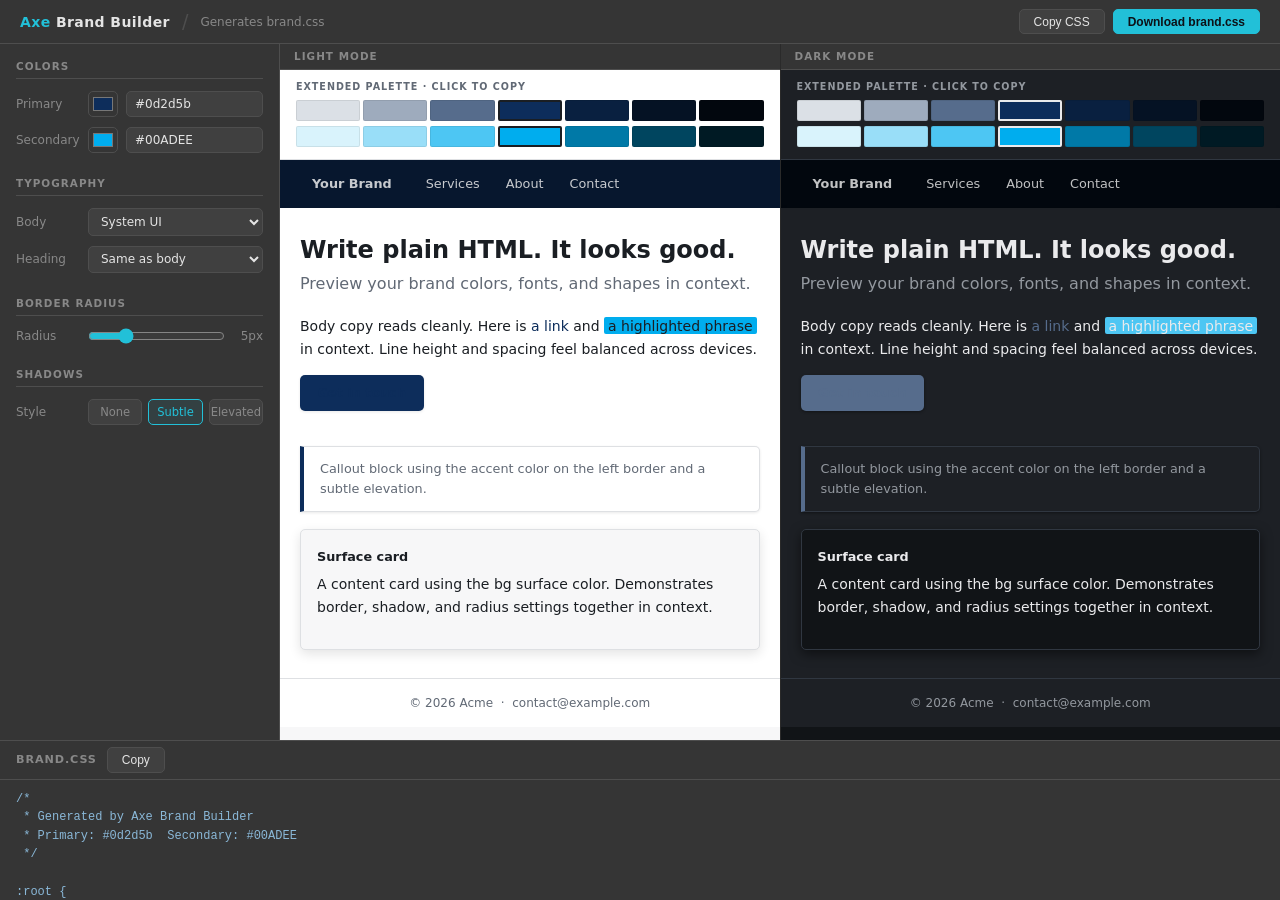
<file: brand-builder.html>
<!--
    Axe Brand Builder
    Author: David M. Anderson
    Built with AI assistance (Claude, Anthropic)
-->
<!DOCTYPE html>
<html lang="en">
<head>
    <meta charset="UTF-8">
    <meta name="viewport" content="width=device-width, initial-scale=1">
    <title>Axe Brand Builder</title>
    <style>
        /* --------------------------------------------------------
           Tool chrome — these styles are NOT part of axe.css.
           They style the builder UI itself.
        -------------------------------------------------------- */

        * { box-sizing: border-box; margin: 0; padding: 0; }

        :root {
            --chrome-bg:      #2a2a2a;
            --chrome-surface: #353535;
            --chrome-panel:   #404040;
            --chrome-border:  #4e4e4e;
            --chrome-text:    #e4e4e4;
            --chrome-muted:   #888888;
            --chrome-accent:  #22c0d8;
            --chrome-radius:  5px;
            --sidebar-width:  280px;
            --output-height:  160px;
        }

        body {
            font-family: system-ui, Arial, Helvetica, sans-serif;
            font-size: 13px;
            background: var(--chrome-bg);
            color: var(--chrome-text);
            display: grid;
            grid-template-columns: var(--sidebar-width) 1fr;
            grid-template-rows: 44px 1fr var(--output-height);
            height: 100vh;
            overflow: hidden;
        }

        /* Header */
        #header {
            grid-column: 1 / -1;
            background: var(--chrome-surface);
            border-bottom: 1px solid var(--chrome-border);
            display: flex;
            align-items: center;
            padding: 0 1.25rem;
            gap: 0.75rem;
        }

        #header h1 {
            font-size: 0.875rem;
            font-weight: 700;
            color: var(--chrome-text);
            letter-spacing: 0.03em;
        }

        #header h1 span {
            color: var(--chrome-accent);
        }

        #header .sep {
            color: var(--chrome-border);
            font-size: 1.2rem;
            line-height: 1;
        }

        #header .subtitle {
            font-size: 0.75rem;
            color: var(--chrome-muted);
        }

        #header-actions {
            margin-left: auto;
            display: flex;
            gap: 0.5rem;
        }

        .btn-chrome {
            background: var(--chrome-panel);
            border: 1px solid var(--chrome-border);
            color: var(--chrome-text);
            padding: 0.3rem 0.875rem;
            border-radius: var(--chrome-radius);
            font-size: 0.75rem;
            cursor: pointer;
            transition: border-color 0.15s, color 0.15s;
        }

        .btn-chrome:hover {
            border-color: var(--chrome-accent);
            color: var(--chrome-accent);
        }

        .btn-primary {
            background: var(--chrome-accent);
            border-color: var(--chrome-accent);
            color: #0d1117;
            font-weight: 700;
        }

        .btn-primary:hover {
            background: #30d0e6;
            border-color: #30d0e6;
            color: #0d1117;
        }

        /* Sidebar */
        #sidebar {
            background: var(--chrome-surface);
            border-right: 1px solid var(--chrome-border);
            overflow-y: auto;
            padding: 1rem;
            grid-row: 2 / 3;
        }

        .ctrl-section {
            margin-bottom: 1.5rem;
        }

        .ctrl-section:last-child { margin-bottom: 0; }

        .ctrl-section h2 {
            font-size: 0.65rem;
            font-weight: 700;
            text-transform: uppercase;
            letter-spacing: 0.1em;
            color: var(--chrome-muted);
            margin-bottom: 0.75rem;
            padding-bottom: 0.375rem;
            border-bottom: 1px solid var(--chrome-border);
        }

        .ctrl-row {
            display: flex;
            align-items: center;
            gap: 0.5rem;
            margin-bottom: 0.625rem;
        }

        .ctrl-row:last-child { margin-bottom: 0; }

        .ctrl-label {
            font-size: 0.75rem;
            color: var(--chrome-muted);
            width: 64px;
            flex-shrink: 0;
        }

        input[type="color"] {
            width: 30px;
            height: 26px;
            border: 1px solid var(--chrome-border);
            border-radius: var(--chrome-radius);
            background: none;
            cursor: pointer;
            padding: 1px 2px;
            flex-shrink: 0;
        }

        input[type="text"],
        select {
            flex: 1;
            min-width: 0;
            background: var(--chrome-panel);
            border: 1px solid var(--chrome-border);
            color: var(--chrome-text);
            padding: 0.3rem 0.5rem;
            border-radius: var(--chrome-radius);
            font-size: 0.75rem;
            font-family: inherit;
            transition: border-color 0.15s;
        }

        input[type="text"]:focus,
        select:focus {
            outline: none;
            border-color: var(--chrome-accent);
        }

        input[type="range"] {
            flex: 1;
            accent-color: var(--chrome-accent);
            cursor: pointer;
        }

        .range-readout {
            font-size: 0.75rem;
            color: var(--chrome-muted);
            width: 30px;
            text-align: right;
            flex-shrink: 0;
            font-variant-numeric: tabular-nums;
        }

        .radio-group {
            display: flex;
            gap: 0.375rem;
            flex: 1;
        }

        .radio-opt {
            flex: 1;
            text-align: center;
            padding: 0.3rem 0;
            border: 1px solid var(--chrome-border);
            border-radius: var(--chrome-radius);
            cursor: pointer;
            font-size: 0.72rem;
            color: var(--chrome-muted);
            background: var(--chrome-panel);
            transition: all 0.12s;
            user-select: none;
        }

        .radio-opt:hover { color: var(--chrome-text); border-color: #3a4555; }

        .radio-opt.active {
            border-color: var(--chrome-accent);
            color: var(--chrome-accent);
            background: rgba(34, 192, 216, 0.08);
        }

        .custom-font-fields {
            display: none;
        }

        .custom-font-fields.visible {
            display: contents;
        }

        /* Copy toast */
        #toast {
            position: fixed;
            bottom: calc(var(--output-height) + 12px);
            left: 50%;
            transform: translateX(-50%);
            background: var(--chrome-accent);
            color: #0d1117;
            padding: 0.4rem 0.875rem;
            border-radius: var(--chrome-radius);
            font-size: 0.75rem;
            font-weight: 700;
            pointer-events: none;
            opacity: 0;
            transition: opacity 0.15s;
            z-index: 100;
        }

        #toast.visible { opacity: 1; }

        /* Preview area */
        #preview {
            display: grid;
            grid-template-columns: 1fr 1fr;
            overflow: hidden;
            background: var(--chrome-bg);
            gap: 1px;
        }

        .preview-wrap {
            display: flex;
            flex-direction: column;
            overflow: hidden;
        }

        .preview-label {
            font-size: 0.65rem;
            font-weight: 700;
            text-transform: uppercase;
            letter-spacing: 0.1em;
            color: var(--chrome-muted);
            padding: 0.4rem 0.875rem;
            background: var(--chrome-surface);
            border-bottom: 1px solid var(--chrome-border);
            flex-shrink: 0;
        }

        .pane {
            flex: 1;
            overflow-y: auto;
            /* CSS variables set dynamically by JS */
        }

        /* --------------------------------------------------------
           Preview pane internal styles — scoped to .pane
           Mirrors what axe.css produces on real pages.
        -------------------------------------------------------- */

        .pane {
            background: var(--color-bg);
            color: var(--color-text);
            font-family: var(--font-body);
            line-height: 1.7;
            font-size: 14px;
        }

        /* Palette strip — shows generated tints/shades in context */
        .pv-palette {
            padding: 0.6rem 1rem 0.75rem;
            background: var(--color-surface);
            border-bottom: 1px solid var(--color-border);
            position: sticky;
            top: 0;
            z-index: 10;
        }

        .pv-palette-label {
            font-size: 0.6rem;
            font-weight: 700;
            letter-spacing: 0.1em;
            text-transform: uppercase;
            color: var(--color-text-muted);
            margin-bottom: 0.25rem;
        }

        .pv-palette-row {
            display: grid;
            grid-template-columns: repeat(7, 1fr);
            gap: 0.2rem;
            margin-bottom: 0.3rem;
        }

        .pv-palette-row:last-child { margin-bottom: 0; }

        .pv-swatch {
            aspect-ratio: 3 / 1;
            border-radius: 2px;
            cursor: pointer;
            border: 1px solid rgba(0,0,0,0.08);
            transition: transform 0.1s;
        }

        .pv-swatch:hover { transform: scale(1.05); }

        .pv-swatch.core {
            border: 2px solid var(--color-text);
        }

        .pv-nav {
            background: var(--color-nav-bg);
            display: flex;
            align-items: center;
            padding: 0 1.25rem;
            height: 48px;
            gap: 0.125rem;
        }

        .pv-nav-brand {
            color: var(--color-nav-text);
            font-family: var(--font-heading);
            font-weight: 700;
            font-size: 0.9rem;
            text-decoration: none;
            margin-right: 0.5rem;
            opacity: 1;
        }

        .pv-nav a {
            color: var(--color-nav-text);
            text-decoration: none;
            padding: 0.35rem 0.75rem;
            border-radius: var(--radius);
            font-size: 0.8rem;
            opacity: 0.82;
        }

        .pv-main {
            max-width: 560px;
            margin: 0 auto;
            padding: 1.75rem 1.25rem;
            background: var(--color-surface);
            box-shadow: var(--shadow);
        }

        .pv-main h1 {
            font-family: var(--font-heading);
            font-size: 1.5rem;
            font-weight: 700;
            color: var(--color-text);
            line-height: 1.2;
            margin-bottom: 0.3rem;
        }

        .pv-main h2 {
            font-family: var(--font-heading);
            font-size: 1rem;
            font-weight: 400;
            color: var(--color-text-muted);
            margin-bottom: 1.1rem;
        }

        .pv-main p {
            font-size: 0.875rem;
            color: var(--color-text);
            margin-bottom: 0.875rem;
            line-height: 1.65;
        }

        .pv-main p mark {
            background: var(--color-highlight);
            color: var(--color-text);
            padding: 0.05rem 0.25rem;
            border-radius: 2px;
        }

        .pv-main a {
            color: var(--color-accent);
            text-decoration: none;
        }

        .pv-btn {
            display: inline-block;
            background: var(--color-accent);
            color: #fff;
            padding: 0.45rem 1.1rem;
            border-radius: var(--radius);
            font-size: 0.8rem;
            font-weight: 600;
            font-family: var(--font-body);
            border: none;
            cursor: pointer;
            box-shadow: var(--shadow);
            text-decoration: none;
            margin-bottom: 1.1rem;
        }

        .pv-aside {
            margin: 1.1rem 0;
            padding: 0.75rem 1rem;
            background: var(--color-surface);
            border: 1px solid var(--color-border);
            border-left: 4px solid var(--color-accent);
            border-radius: 0 var(--radius) var(--radius) 0;
            font-size: 0.8rem;
            color: var(--color-text-muted);
            line-height: 1.55;
            box-shadow: var(--shadow);
        }

        .pv-card {
            background: var(--color-bg);
            border: 1px solid var(--color-border);
            border-radius: var(--radius);
            padding: 1rem;
            margin-top: 1rem;
            box-shadow: var(--shadow-md);
        }

        .pv-card-title {
            font-family: var(--font-heading);
            font-size: 0.8rem;
            font-weight: 600;
            color: var(--color-text);
            margin-bottom: 0.3rem;
        }

        .pv-card-body {
            font-size: 0.78rem;
            color: var(--color-text-muted);
            line-height: 1.5;
            margin: 0;
        }

        .pv-footer {
            background: var(--color-surface);
            border-top: 1px solid var(--color-border);
            text-align: center;
            padding: 0.875rem;
            font-size: 0.75rem;
            color: var(--color-text-muted);
        }

        /* Output */
        #output {
            grid-column: 1 / -1;
            background: var(--chrome-surface);
            border-top: 1px solid var(--chrome-border);
            display: flex;
            flex-direction: column;
            overflow: hidden;
        }

        #output-header {
            display: flex;
            align-items: center;
            padding: 0.375rem 1rem;
            border-bottom: 1px solid var(--chrome-border);
            gap: 0.625rem;
            flex-shrink: 0;
        }

        #output-header .filename {
            font-size: 0.7rem;
            font-weight: 700;
            letter-spacing: 0.08em;
            text-transform: uppercase;
            color: var(--chrome-muted);
        }

        #css-output {
            flex: 1;
            overflow-y: auto;
            padding: 0.625rem 1rem;
            font-family: 'Courier New', Courier, monospace;
            font-size: 0.75rem;
            color: #8ab8d8;
            white-space: pre;
            line-height: 1.55;
        }
    </style>
</head>
<body>

    <header id="header">
        <h1><span>Axe</span> Brand Builder</h1>
        <span class="sep">/</span>
        <span class="subtitle">Generates brand.css</span>
        <div id="header-actions">
            <button class="btn-chrome" id="copy-btn">Copy CSS</button>
            <button class="btn-chrome btn-primary" id="download-btn">Download brand.css</button>
        </div>
    </header>

    <aside id="sidebar">

        <div class="ctrl-section">
            <h2>Colors</h2>
            <div class="ctrl-row">
                <span class="ctrl-label">Primary</span>
                <input type="color" id="color-primary" value="#0d2d5b">
                <input type="text"  id="hex-primary"   value="#0d2d5b" maxlength="7">
            </div>
            <div class="ctrl-row">
                <span class="ctrl-label">Secondary</span>
                <input type="color" id="color-secondary" value="#00ADEE">
                <input type="text"  id="hex-secondary"   value="#00ADEE" maxlength="7">
            </div>
        </div>

        <div class="ctrl-section">
            <h2>Typography</h2>
            <div class="ctrl-row">
                <span class="ctrl-label">Body</span>
                <select id="font-body">
                    <option value="system-ui, Arial, Helvetica, sans-serif">System UI</option>
                    <option value="Verdana, Arial, Helvetica, sans-serif">Verdana</option>
                    <option value="Georgia, 'Times New Roman', serif">Georgia</option>
                    <option value="'Trebuchet MS', Arial, Helvetica, sans-serif">Trebuchet MS</option>
                    <option value="'Gill Sans', Arial, Helvetica, sans-serif">Gill Sans</option>
                    <option value="Arial, Helvetica, sans-serif">Arial</option>
                    <option value="custom">Custom (Google Fonts)…</option>
                </select>
            </div>
            <div class="custom-font-fields" id="body-custom">
                <div class="ctrl-row">
                    <span class="ctrl-label">Import URL</span>
                    <input type="text" id="font-body-url" placeholder="https://fonts.googleapis.com/…">
                </div>
                <div class="ctrl-row">
                    <span class="ctrl-label">Font name</span>
                    <input type="text" id="font-body-name" placeholder="e.g. Outfit, sans-serif">
                </div>
            </div>
            <div class="ctrl-row">
                <span class="ctrl-label">Heading</span>
                <select id="font-heading">
                    <option value="same">Same as body</option>
                    <option value="system-ui, Arial, Helvetica, sans-serif">System UI</option>
                    <option value="Verdana, Arial, Helvetica, sans-serif">Verdana</option>
                    <option value="Georgia, 'Times New Roman', serif">Georgia</option>
                    <option value="'Trebuchet MS', Arial, Helvetica, sans-serif">Trebuchet MS</option>
                    <option value="'Gill Sans', Arial, Helvetica, sans-serif">Gill Sans</option>
                    <option value="Arial, Helvetica, sans-serif">Arial</option>
                    <option value="custom">Custom (Google Fonts)…</option>
                </select>
            </div>
            <div class="custom-font-fields" id="heading-custom">
                <div class="ctrl-row">
                    <span class="ctrl-label">Import URL</span>
                    <input type="text" id="font-heading-url" placeholder="https://fonts.googleapis.com/…">
                </div>
                <div class="ctrl-row">
                    <span class="ctrl-label">Font name</span>
                    <input type="text" id="font-heading-name" placeholder="e.g. Fraunces, serif">
                </div>
            </div>
        </div>

        <div class="ctrl-section">
            <h2>Border Radius</h2>
            <div class="ctrl-row">
                <span class="ctrl-label">Radius</span>
                <input type="range" id="radius-input" min="0" max="20" value="5">
                <span class="range-readout" id="radius-readout">5px</span>
            </div>
        </div>

        <div class="ctrl-section">
            <h2>Shadows</h2>
            <div class="ctrl-row">
                <span class="ctrl-label">Style</span>
                <div class="radio-group" id="shadow-group">
                    <div class="radio-opt" data-value="none">None</div>
                    <div class="radio-opt active" data-value="subtle">Subtle</div>
                    <div class="radio-opt" data-value="elevated">Elevated</div>
                </div>
            </div>
        </div>

    </aside>

    <div id="preview">
        <div class="preview-wrap">
            <div class="preview-label">Light Mode</div>
            <div class="pane" id="pane-light"></div>
        </div>
        <div class="preview-wrap">
            <div class="preview-label">Dark Mode</div>
            <div class="pane" id="pane-dark"></div>
        </div>
    </div>

    <div id="output">
        <div id="output-header">
            <span class="filename">brand.css</span>
            <button class="btn-chrome" id="copy-btn-2">Copy</button>
        </div>
        <pre id="css-output"></pre>
    </div>

    <div id="toast">Copied</div>

    <script>
    // ========================================================
    // Color utilities
    // ========================================================

    function hexToRgb(hex) {
        const h = hex.replace('#', '');
        return [
            parseInt(h.slice(0, 2), 16),
            parseInt(h.slice(2, 4), 16),
            parseInt(h.slice(4, 6), 16)
        ];
    }

    function rgbToHsl(r, g, b) {
        r /= 255; g /= 255; b /= 255;
        const max = Math.max(r, g, b), min = Math.min(r, g, b);
        const l = (max + min) / 2;
        let h = 0, s = 0;
        if (max !== min) {
            const d = max - min;
            s = l > 0.5 ? d / (2 - max - min) : d / (max + min);
            switch (max) {
                case r: h = ((g - b) / d + (g < b ? 6 : 0)) / 6; break;
                case g: h = ((b - r) / d + 2) / 6; break;
                case b: h = ((r - g) / d + 4) / 6; break;
            }
        }
        return [h * 360, s * 100, l * 100];
    }

    function hslToHex(h, s, l) {
        h = ((h % 360) + 360) % 360;
        s = Math.max(0, Math.min(100, s)) / 100;
        l = Math.max(0, Math.min(100, l)) / 100;
        const a = s * Math.min(l, 1 - l);
        const f = n => {
            const k = (n + h / 30) % 12;
            return Math.round(255 * (l - a * Math.max(Math.min(k - 3, 9 - k, 1), -1)))
                .toString(16).padStart(2, '0');
        };
        return `#${f(0)}${f(8)}${f(4)}`;
    }

    function hexToHsl(hex) {
        const [r, g, b] = hexToRgb(hex);
        return rgbToHsl(r, g, b);
    }

    function isValidHex(s) {
        return /^#[0-9a-fA-F]{6}$/.test(s);
    }

    // ========================================================
    // Tint and shade generation (RGB mixing with white / black)
    //   tint(k):  mix toward white  — higher k = lighter
    //   shade(k): mix toward black  — higher k = darker
    // RGB mix (not HSL) gives proper tints that desaturate as
    // they lighten, matching traditional design expectations
    // and producing better UI-functional neutrals.
    // ========================================================

    const TINT_STOPS  = [0.3, 0.6, 0.85];   // tint-1, tint-2, tint-3
    const SHADE_STOPS = [0.3, 0.6, 0.85];   // shade-1, shade-2, shade-3

    function mix(hex, targetR, targetG, targetB, k) {
        const [r, g, b] = hexToRgb(hex);
        const nr = Math.round(r + (targetR - r) * k);
        const ng = Math.round(g + (targetG - g) * k);
        const nb = Math.round(b + (targetB - b) * k);
        return '#' + [nr, ng, nb].map(v => v.toString(16).padStart(2, '0')).join('');
    }

    function tintHex(hex, k)  { return mix(hex, 255, 255, 255, k); }
    function shadeHex(hex, k) { return mix(hex,   0,   0,   0, k); }

    function ramp(hex) {
        return {
            raw:    hex,
            tints:  TINT_STOPS.map(k => tintHex(hex, k)),
            shades: SHADE_STOPS.map(k => shadeHex(hex, k)),
        };
    }

    // ========================================================
    // Palette generation
    //   Takes primary + secondary, produces:
    //     - Extended palette (primary ramp, secondary ramp)
    //     - Required Axe contract vars (light + dark)
    // Primary hue tints the neutrals for cohesion.
    // Nav bg derives automatically from primary.
    // ========================================================

    function generatePalette(primaryHex, secondaryHex) {
        const primary   = ramp(primaryHex);
        const secondary = ramp(secondaryHex);

        const [ph, ps] = hexToHsl(primaryHex);
        const bgSat = Math.min(ps * 0.1, 10);

        // Nav derivation
        const navBgLight = shadeHex(primaryHex, 0.5);   // dark navy
        const [nbh, nbs, nbl] = hexToHsl(navBgLight);
        const navTextLight = nbl < 55 ? hslToHex(0, 0, 95) : hslToHex(ph, bgSat, 15);

        const navBgDark = shadeHex(primaryHex, 0.85);   // nearly black
        const navTextDark = hslToHex(0, 0, 92);

        const extended = {
            '--primary':          primary.raw,
            '--primary-tint-1':   primary.tints[0],
            '--primary-tint-2':   primary.tints[1],
            '--primary-tint-3':   primary.tints[2],
            '--primary-shade-1':  primary.shades[0],
            '--primary-shade-2':  primary.shades[1],
            '--primary-shade-3':  primary.shades[2],
            '--secondary':        secondary.raw,
            '--secondary-tint-1': secondary.tints[0],
            '--secondary-tint-2': secondary.tints[1],
            '--secondary-tint-3': secondary.tints[2],
            '--secondary-shade-1':secondary.shades[0],
            '--secondary-shade-2':secondary.shades[1],
            '--secondary-shade-3':secondary.shades[2],
        };

        const light = {
            '--color-bg':            hslToHex(ph, bgSat, 97),
            '--color-surface':       '#ffffff',
            '--color-text':          hslToHex(ph, Math.min(ps * 0.18, 16), 12),
            '--color-text-muted':    hslToHex(ph, Math.min(ps * 0.12, 12), 42),
            '--color-border':        hslToHex(ph, bgSat, 88),
            '--color-accent':        primary.raw,
            '--color-accent-hover':  primary.shades[0],
            '--color-highlight':     secondary.raw,
            '--color-highlight-hover': secondary.shades[0],
            '--color-nav-bg':        navBgLight,
            '--color-nav-text':      navTextLight,
            '--color-danger':        '#d23b3b',
            '--color-success':       '#2f9e5e',
            '--color-warning':       '#c8841c',
        };

        const dark = {
            '--color-bg':            hslToHex(ph, Math.min(ps * 0.2, 15), 8),
            '--color-surface':       hslToHex(ph, Math.min(ps * 0.16, 13), 13),
            '--color-text':          hslToHex(ph, Math.min(ps * 0.06, 6), 92),
            '--color-text-muted':    hslToHex(ph, Math.min(ps * 0.08, 8), 60),
            '--color-border':        hslToHex(ph, Math.min(ps * 0.2, 15), 22),
            '--color-accent':        primary.tints[0],
            '--color-accent-hover':  primary.tints[1],
            '--color-highlight':     secondary.tints[0],
            '--color-highlight-hover': secondary.tints[1],
            '--color-nav-bg':        navBgDark,
            '--color-nav-text':      navTextDark,
            '--color-danger':        '#f0635f',
            '--color-success':       '#46c07e',
            '--color-warning':       '#e3a53f',
        };

        return { primary, secondary, extended, light, dark };
    }

    // ========================================================
    // Shadows
    // ========================================================

    const SHADOWS = {
        none:     { sm: 'none',                           md: 'none' },
        subtle:   { sm: '0 1px 3px rgba(0,0,0,0.09)',    md: '0 4px 12px rgba(0,0,0,0.11)' },
        elevated: { sm: '0 2px 8px rgba(0,0,0,0.16)',    md: '0 8px 24px rgba(0,0,0,0.2)' },
    };

    const SHADOWS_DARK = {
        none:     { sm: 'none',                           md: 'none' },
        subtle:   { sm: '0 1px 3px rgba(0,0,0,0.4)',     md: '0 4px 12px rgba(0,0,0,0.5)' },
        elevated: { sm: '0 2px 8px rgba(0,0,0,0.55)',    md: '0 8px 24px rgba(0,0,0,0.65)' },
    };

    // ========================================================
    // State
    // ========================================================

    const state = {
        primary:          '#0d2d5b',
        secondary:        '#00ADEE',
        fontBody:         'system-ui, Arial, Helvetica, sans-serif',
        fontBodyUrl:      '',
        fontBodyName:     '',
        fontHeading:      'same',
        fontHeadingUrl:   '',
        fontHeadingName:  '',
        radius:           5,
        shadow:           'subtle',
    };

    // ========================================================
    // Resolve effective font values
    // ========================================================

    function getFonts() {
        const body = state.fontBody === 'custom'
            ? (state.fontBodyName || 'system-ui, Arial, Helvetica, sans-serif')
            : state.fontBody;

        const heading = state.fontHeading === 'same'
            ? body
            : state.fontHeading === 'custom'
                ? (state.fontHeadingName || body)
                : state.fontHeading;

        return { body, heading };
    }

    // ========================================================
    // Preview HTML template
    // ========================================================

    function paletteStripHTML(palette) {
        const swatch = (hex, label, isCore) =>
            `<div class="pv-swatch${isCore ? ' core' : ''}" style="background:${hex}" title="${label} · ${hex}" data-hex="${hex}"></div>`;

        const primaryRow = [
            swatch(palette.primary.tints[2], 'primary-tint-3'),
            swatch(palette.primary.tints[1], 'primary-tint-2'),
            swatch(palette.primary.tints[0], 'primary-tint-1'),
            swatch(palette.primary.raw,      'primary', true),
            swatch(palette.primary.shades[0], 'primary-shade-1'),
            swatch(palette.primary.shades[1], 'primary-shade-2'),
            swatch(palette.primary.shades[2], 'primary-shade-3'),
        ].join('');

        const secondaryRow = [
            swatch(palette.secondary.tints[2], 'secondary-tint-3'),
            swatch(palette.secondary.tints[1], 'secondary-tint-2'),
            swatch(palette.secondary.tints[0], 'secondary-tint-1'),
            swatch(palette.secondary.raw,      'secondary', true),
            swatch(palette.secondary.shades[0], 'secondary-shade-1'),
            swatch(palette.secondary.shades[1], 'secondary-shade-2'),
            swatch(palette.secondary.shades[2], 'secondary-shade-3'),
        ].join('');

        return `
<div class="pv-palette">
    <div class="pv-palette-label">Extended palette · click to copy</div>
    <div class="pv-palette-row">${primaryRow}</div>
    <div class="pv-palette-row">${secondaryRow}</div>
</div>`;
    }

    function previewBodyHTML() {
        return `
<nav class="pv-nav">
    <a class="pv-nav-brand" href="#">Your Brand</a>
    <a href="#">Services</a>
    <a href="#">About</a>
    <a href="#">Contact</a>
</nav>
<div class="pv-main">
    <h1>Write plain HTML. It looks good.</h1>
    <h2>Preview your brand colors, fonts, and shapes in context.</h2>
    <p>Body copy reads cleanly. Here is <a href="#">a link</a> and <mark>a highlighted phrase</mark> in context. Line height and spacing feel balanced across devices.</p>
    <a class="pv-btn" href="#">Get in touch</a>
    <aside class="pv-aside">
        Callout block using the accent color on the left border and a subtle elevation.
    </aside>
    <div class="pv-card">
        <div class="pv-card-title">Surface card</div>
        <p class="pv-card-body">A content card using the bg surface color. Demonstrates border, shadow, and radius settings together in context.</p>
    </div>
</div>
<footer class="pv-footer">&copy; 2026 Acme &nbsp;&middot;&nbsp; contact@example.com</footer>`;
    }

    // ========================================================
    // Apply variables to a pane element
    // ========================================================

    function applyPane(pane, palette, mode, fonts, radius, shadowKey) {
        const contract = palette[mode];
        const shad = mode === 'dark' ? SHADOWS_DARK : SHADOWS;

        Object.entries(contract).forEach(([k, v]) => pane.style.setProperty(k, v));
        Object.entries(palette.extended).forEach(([k, v]) => pane.style.setProperty(k, v));
        pane.style.setProperty('--font-body',    fonts.body);
        pane.style.setProperty('--font-heading', fonts.heading);
        pane.style.setProperty('--radius',       radius + 'px');
        pane.style.setProperty('--shadow',       shad[shadowKey].sm);
        pane.style.setProperty('--shadow-md',    shad[shadowKey].md);
    }

    // ========================================================
    // Generate brand.css output
    //   Structure:
    //     :root — extended palette (theme-independent)
    //           + required contract (light mode)
    //           + typography + radius + shadow (light)
    //     @media (prefers-color-scheme: dark) :root:not([data-theme="light"]) — dark overrides
    //     [data-theme="dark"]  — manual dark override
    //     [data-theme="light"] — manual light override (restores light)
    // ========================================================

    function fmtVars(vars, indent) {
        const pad = ' '.repeat(indent);
        return Object.entries(vars).map(([k, v]) => `${pad}${k}: ${v};`).join('\n');
    }

    function generateCSS(palette, fonts, radius, shadowKey) {
        const imports = [];
        if (state.fontBody === 'custom' && state.fontBodyUrl)
            imports.push(`@import url('${state.fontBodyUrl}');`);
        if (state.fontHeading === 'custom' && state.fontHeadingUrl
                && state.fontHeadingUrl !== state.fontBodyUrl)
            imports.push(`@import url('${state.fontHeadingUrl}');`);

        const lShad = SHADOWS[shadowKey];
        const dShad = SHADOWS_DARK[shadowKey];

        const headingVal = fonts.heading === fonts.body
            ? 'var(--font-body)'
            : fonts.heading;

        const importBlock = imports.length ? imports.join('\n') + '\n\n' : '';

        return `${importBlock}/*
 * Generated by Axe Brand Builder
 * Primary: ${state.primary}  Secondary: ${state.secondary}
 */

:root {
    /* ---- Extended palette (theme-independent) ---------------- */
${fmtVars(palette.extended, 4)}

    /* ---- Required contract — Light mode ---------------------- */
${fmtVars(palette.light, 4)}

    /* ---- Typography ------------------------------------------ */
    --font-body:    ${fonts.body};
    --font-heading: ${headingVal};
    --font-mono:    'Courier New', Courier, monospace;
    --line-height:  1.7;

    /* ---- Shape ----------------------------------------------- */
    --radius: ${radius}px;

    /* ---- Shadow ---------------------------------------------- */
    --shadow:    ${lShad.sm};
    --shadow-md: ${lShad.md};
}

/* Dark mode — system preference */
@media (prefers-color-scheme: dark) {
    :root:not([data-theme="light"]) {
${fmtVars(palette.dark, 8)}
        --shadow:    ${dShad.sm};
        --shadow-md: ${dShad.md};
    }
}

/* Dark mode — manual override */
[data-theme="dark"] {
${fmtVars(palette.dark, 4)}
    --shadow:    ${dShad.sm};
    --shadow-md: ${dShad.md};
}

/* Light mode — manual override */
[data-theme="light"] {
${fmtVars(palette.light, 4)}
    --shadow:    ${lShad.sm};
    --shadow-md: ${lShad.md};
}`;
    }

    // ========================================================
    // Main update cycle
    // ========================================================

    let currentPalette = null;

    function update() {
        if (!isValidHex(state.primary) || !isValidHex(state.secondary)) return;

        currentPalette = generatePalette(state.primary, state.secondary);
        const fonts = getFonts();

        const light = document.getElementById('pane-light');
        const dark  = document.getElementById('pane-dark');

        const paletteHTML = paletteStripHTML(currentPalette);
        light.innerHTML = paletteHTML + previewBodyHTML();
        dark.innerHTML  = paletteHTML + previewBodyHTML();

        applyPane(light, currentPalette, 'light', fonts, state.radius, state.shadow);
        applyPane(dark,  currentPalette, 'dark',  fonts, state.radius, state.shadow);

        document.getElementById('css-output').textContent =
            generateCSS(currentPalette, fonts, state.radius, state.shadow);
    }

    // ========================================================
    // Wire up color controls
    // ========================================================

    function syncColor(pickerId, hexId, stateKey) {
        const picker = document.getElementById(pickerId);
        const hexIn  = document.getElementById(hexId);

        picker.addEventListener('input', e => {
            state[stateKey] = e.target.value;
            hexIn.value = e.target.value;
            update();
        });

        hexIn.addEventListener('input', e => {
            let v = e.target.value.trim();
            if (!v.startsWith('#')) v = '#' + v;
            if (isValidHex(v)) {
                state[stateKey] = v;
                picker.value = v;
                update();
            }
        });
    }

    syncColor('color-primary',   'hex-primary',   'primary');
    syncColor('color-secondary', 'hex-secondary', 'secondary');

    // ========================================================
    // Font controls
    // ========================================================

    document.getElementById('font-body').addEventListener('change', e => {
        state.fontBody = e.target.value;
        document.getElementById('body-custom').classList.toggle('visible', e.target.value === 'custom');
        update();
    });

    document.getElementById('font-body-url').addEventListener('input', e => {
        state.fontBodyUrl = e.target.value;
        update();
    });

    document.getElementById('font-body-name').addEventListener('input', e => {
        state.fontBodyName = e.target.value;
        update();
    });

    document.getElementById('font-heading').addEventListener('change', e => {
        state.fontHeading = e.target.value;
        document.getElementById('heading-custom').classList.toggle('visible', e.target.value === 'custom');
        update();
    });

    document.getElementById('font-heading-url').addEventListener('input', e => {
        state.fontHeadingUrl = e.target.value;
        update();
    });

    document.getElementById('font-heading-name').addEventListener('input', e => {
        state.fontHeadingName = e.target.value;
        update();
    });

    // ========================================================
    // Radius
    // ========================================================

    document.getElementById('radius-input').addEventListener('input', e => {
        state.radius = parseInt(e.target.value);
        document.getElementById('radius-readout').textContent = state.radius + 'px';
        update();
    });

    // ========================================================
    // Shadow
    // ========================================================

    document.querySelectorAll('#shadow-group .radio-opt').forEach(el => {
        el.addEventListener('click', () => {
            document.querySelectorAll('#shadow-group .radio-opt')
                .forEach(o => o.classList.remove('active'));
            el.classList.add('active');
            state.shadow = el.dataset.value;
            update();
        });
    });

    // ========================================================
    // Copy helpers
    // ========================================================

    function showToast(msg) {
        const t = document.getElementById('toast');
        t.textContent = msg;
        t.classList.add('visible');
        clearTimeout(t._timer);
        t._timer = setTimeout(() => t.classList.remove('visible'), 1400);
    }

    function copyCSS(btnId) {
        const css = document.getElementById('css-output').textContent;
        navigator.clipboard.writeText(css).then(() => {
            const btn = document.getElementById(btnId);
            const orig = btn.textContent;
            btn.textContent = 'Copied!';
            setTimeout(() => btn.textContent = orig, 1600);
        });
    }

    document.getElementById('copy-btn').addEventListener('click',   () => copyCSS('copy-btn'));
    document.getElementById('copy-btn-2').addEventListener('click', () => copyCSS('copy-btn-2'));

    // Click-to-copy on palette swatches (event delegation)
    document.getElementById('preview').addEventListener('click', e => {
        const sw = e.target.closest('.pv-swatch');
        if (!sw) return;
        const hex = sw.dataset.hex;
        navigator.clipboard.writeText(hex).then(() => showToast('Copied ' + hex));
    });

    document.getElementById('download-btn').addEventListener('click', () => {
        const css  = document.getElementById('css-output').textContent;
        const blob = new Blob([css], { type: 'text/css' });
        const a    = document.createElement('a');
        a.href     = URL.createObjectURL(blob);
        a.download = 'brand.css';
        a.click();
        URL.revokeObjectURL(a.href);
    });

    // ========================================================
    // Initial render
    // ========================================================

    update();
    </script>
</body>
</html>
</file>
